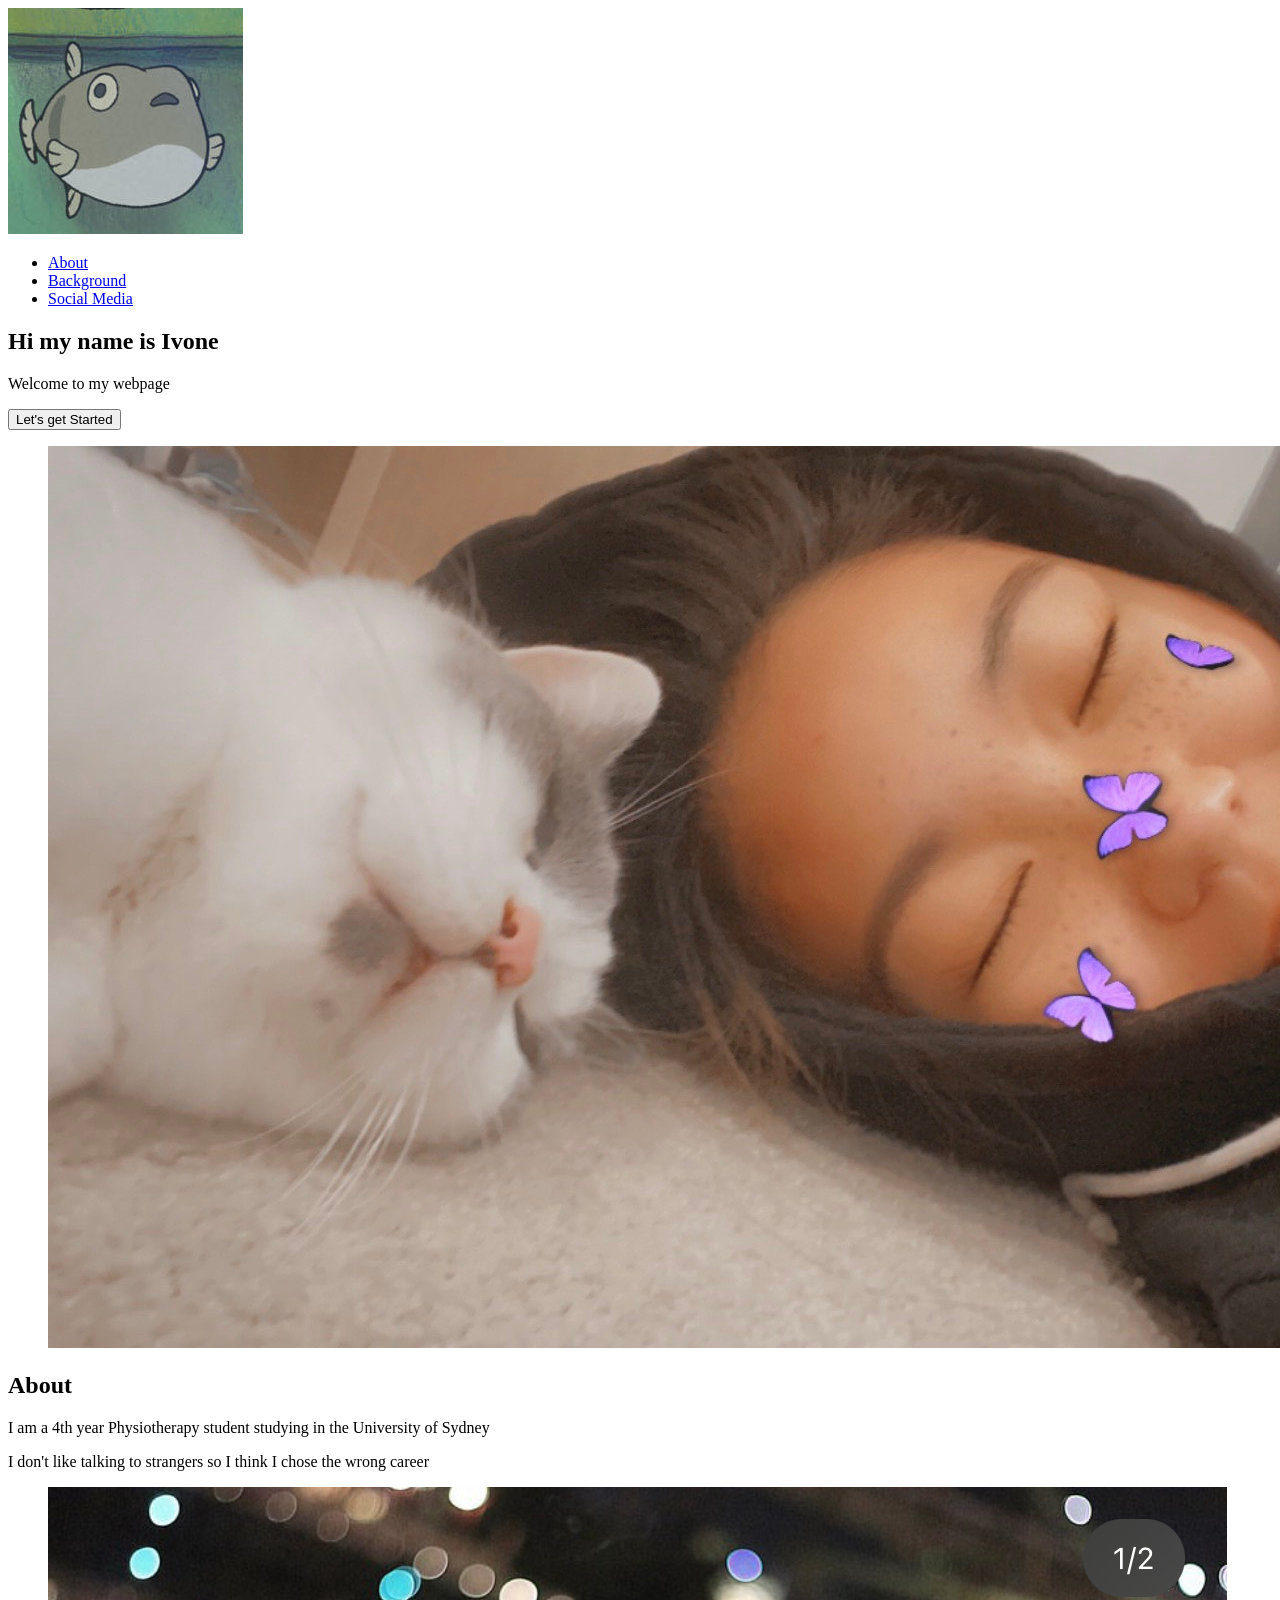
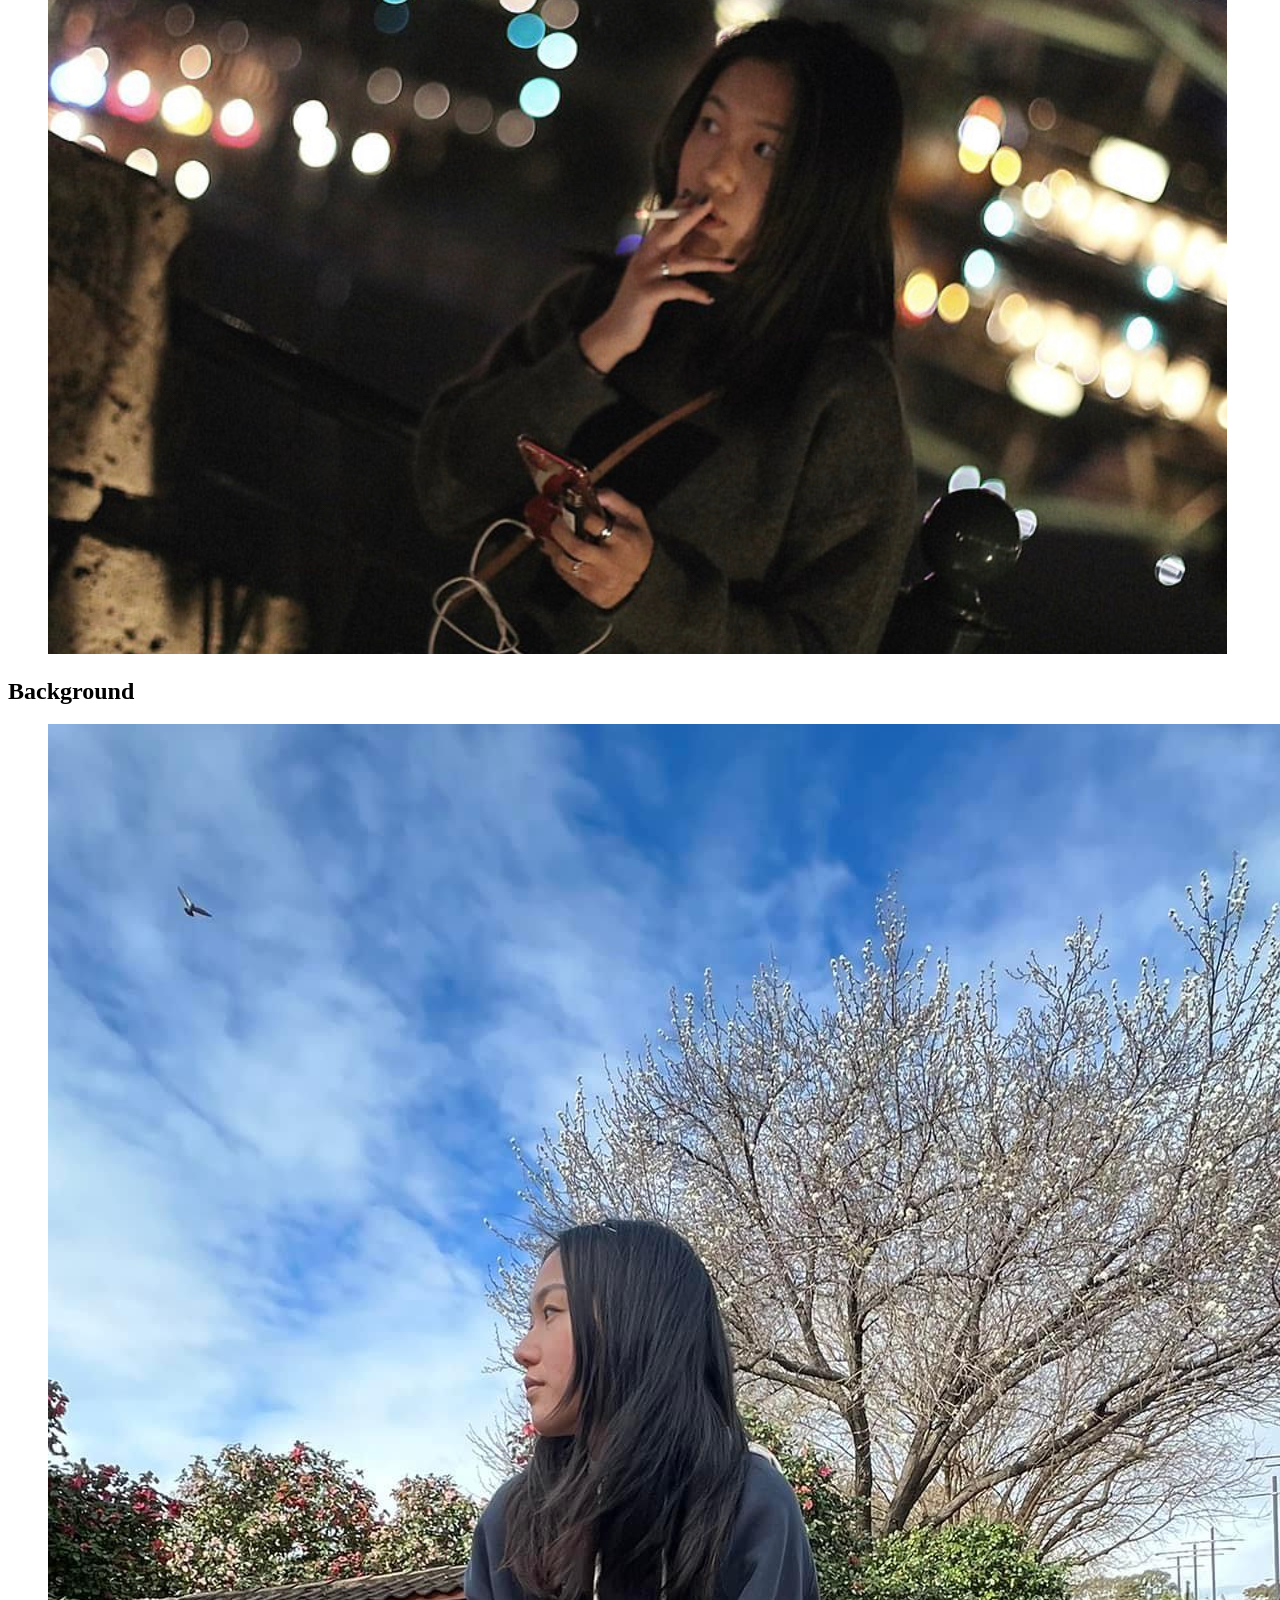
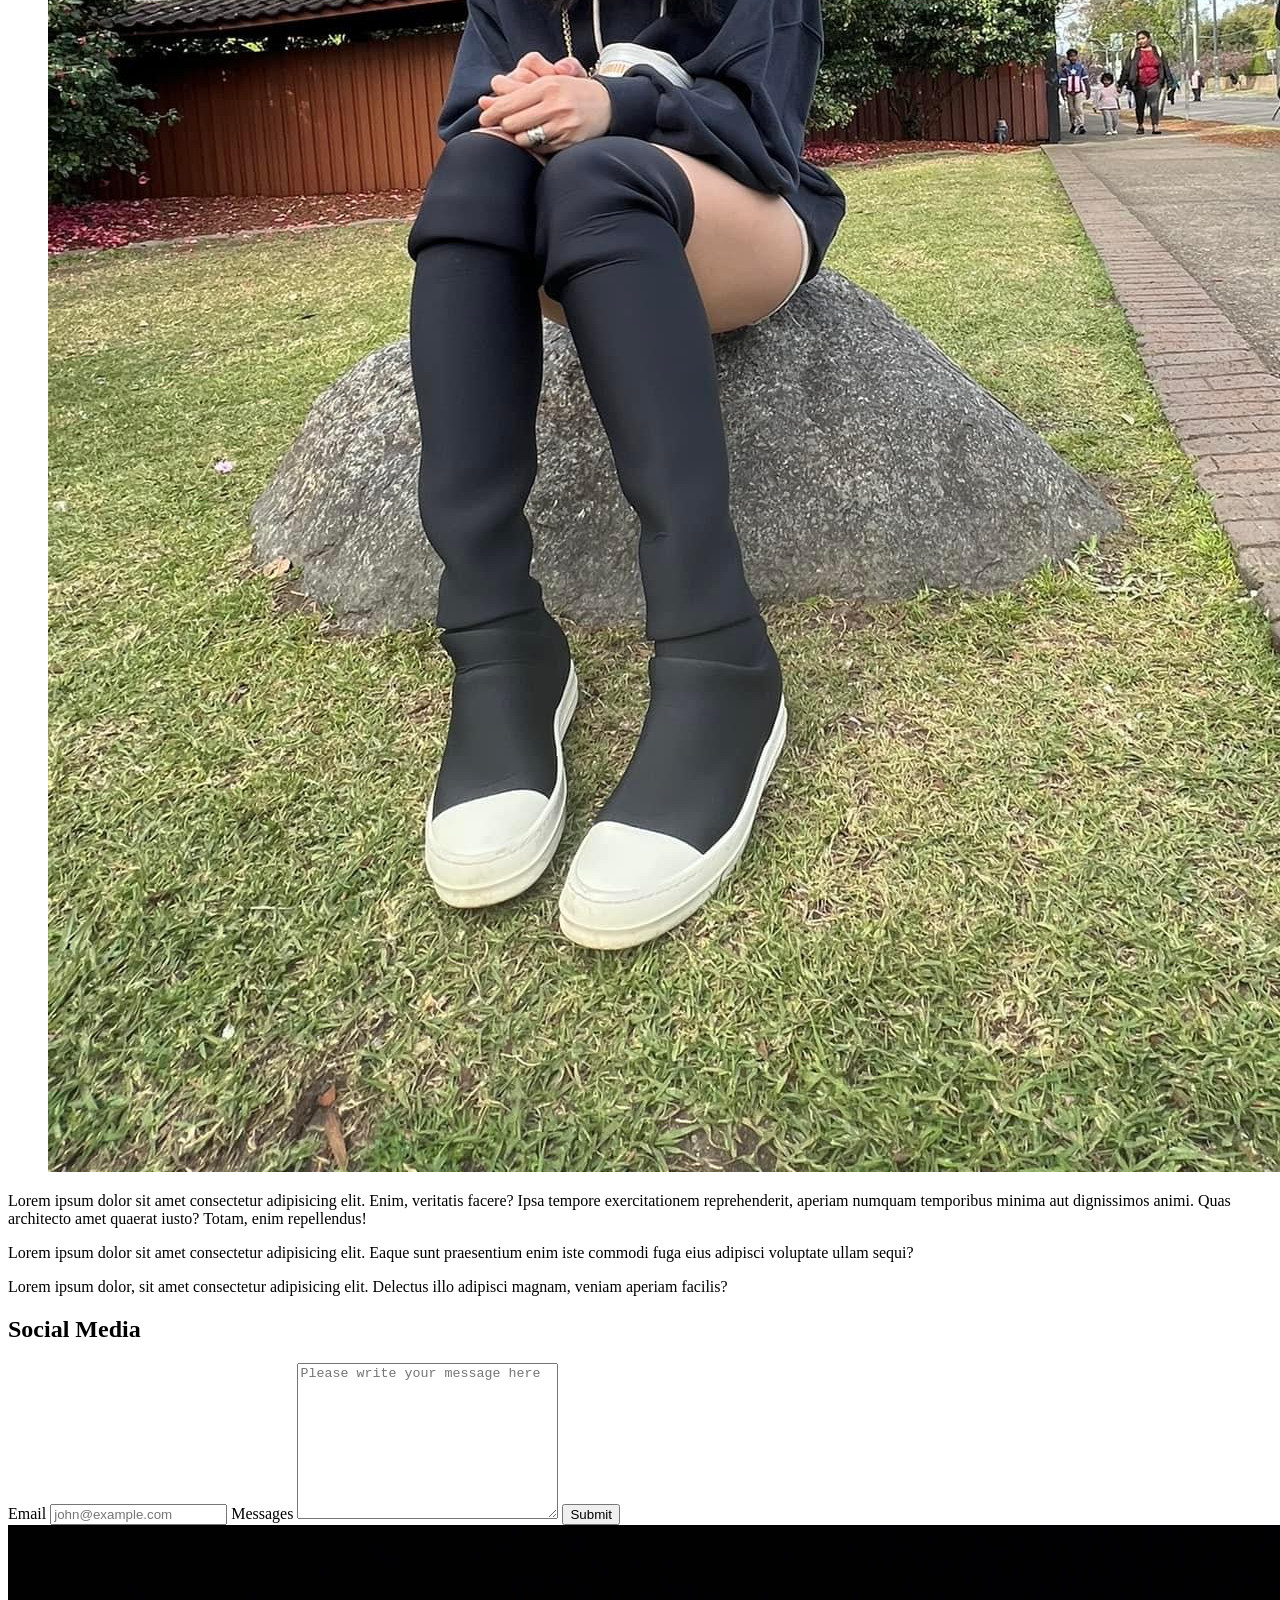
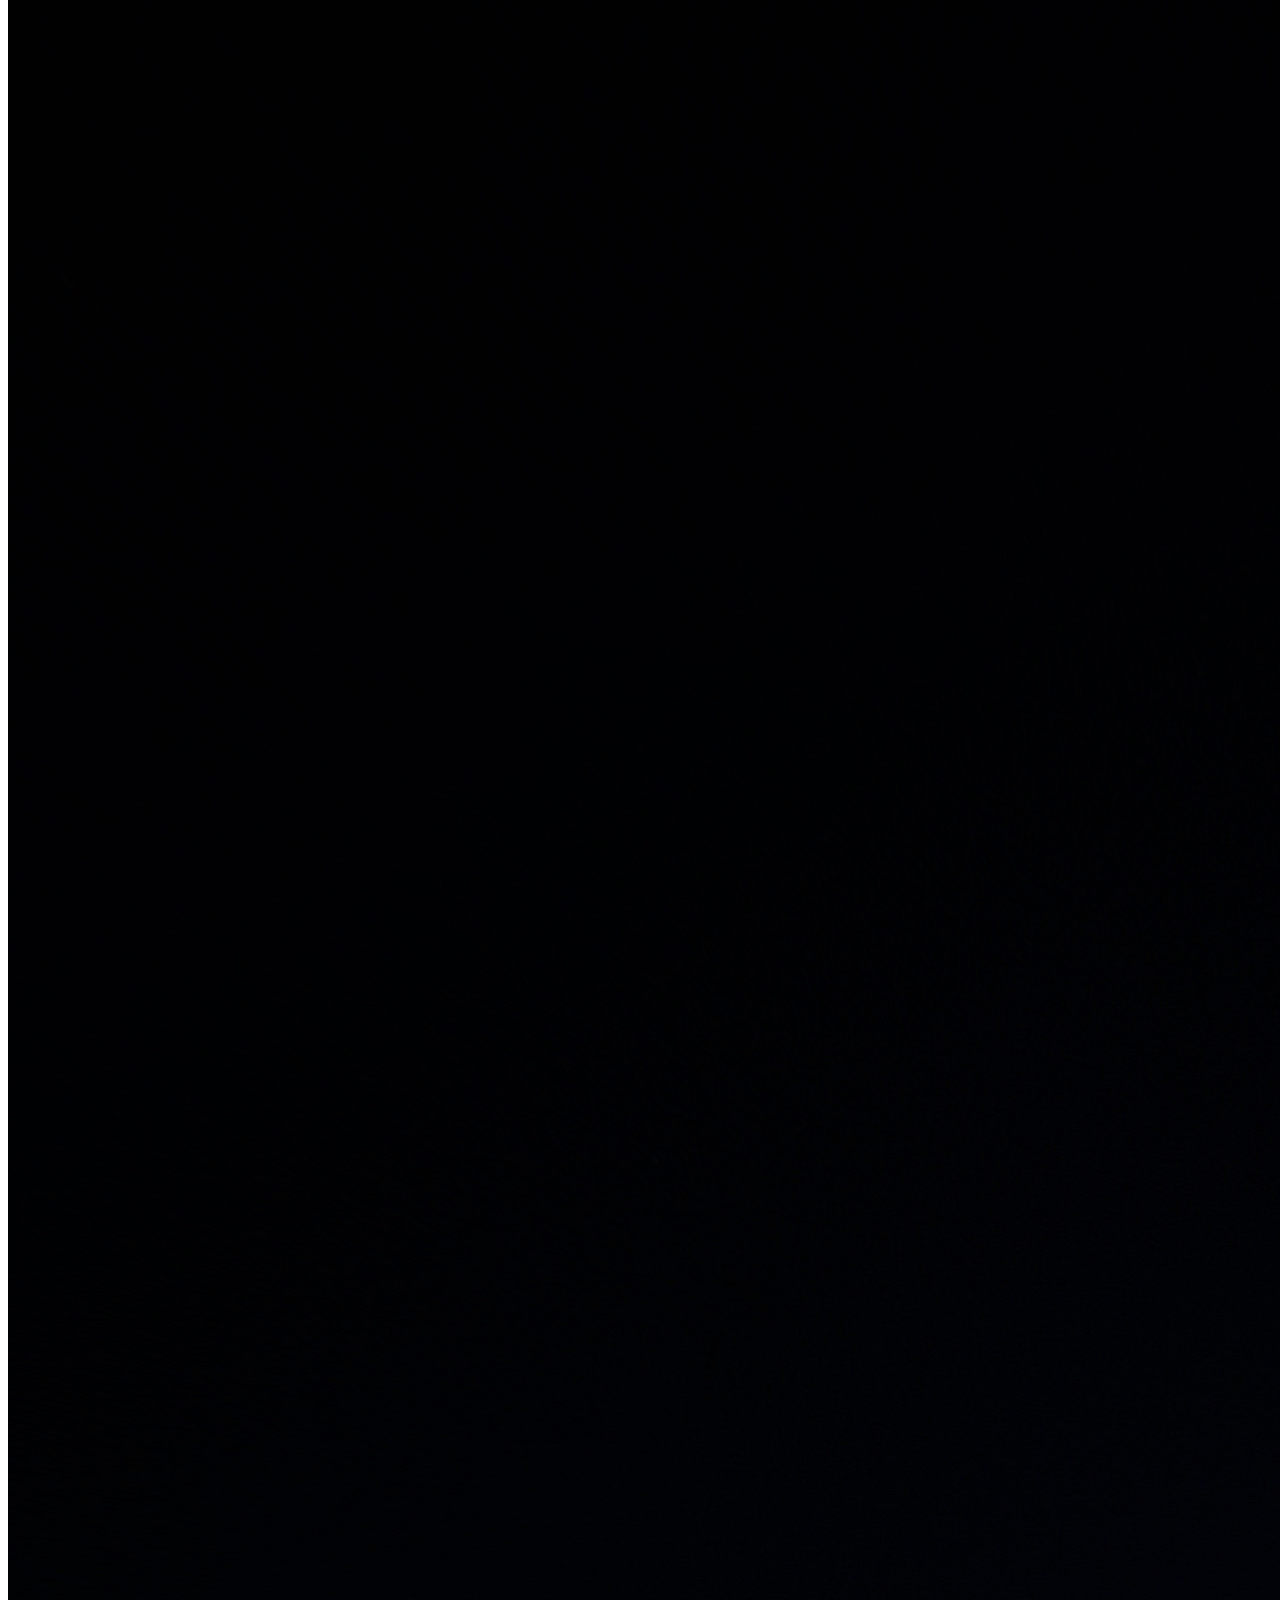
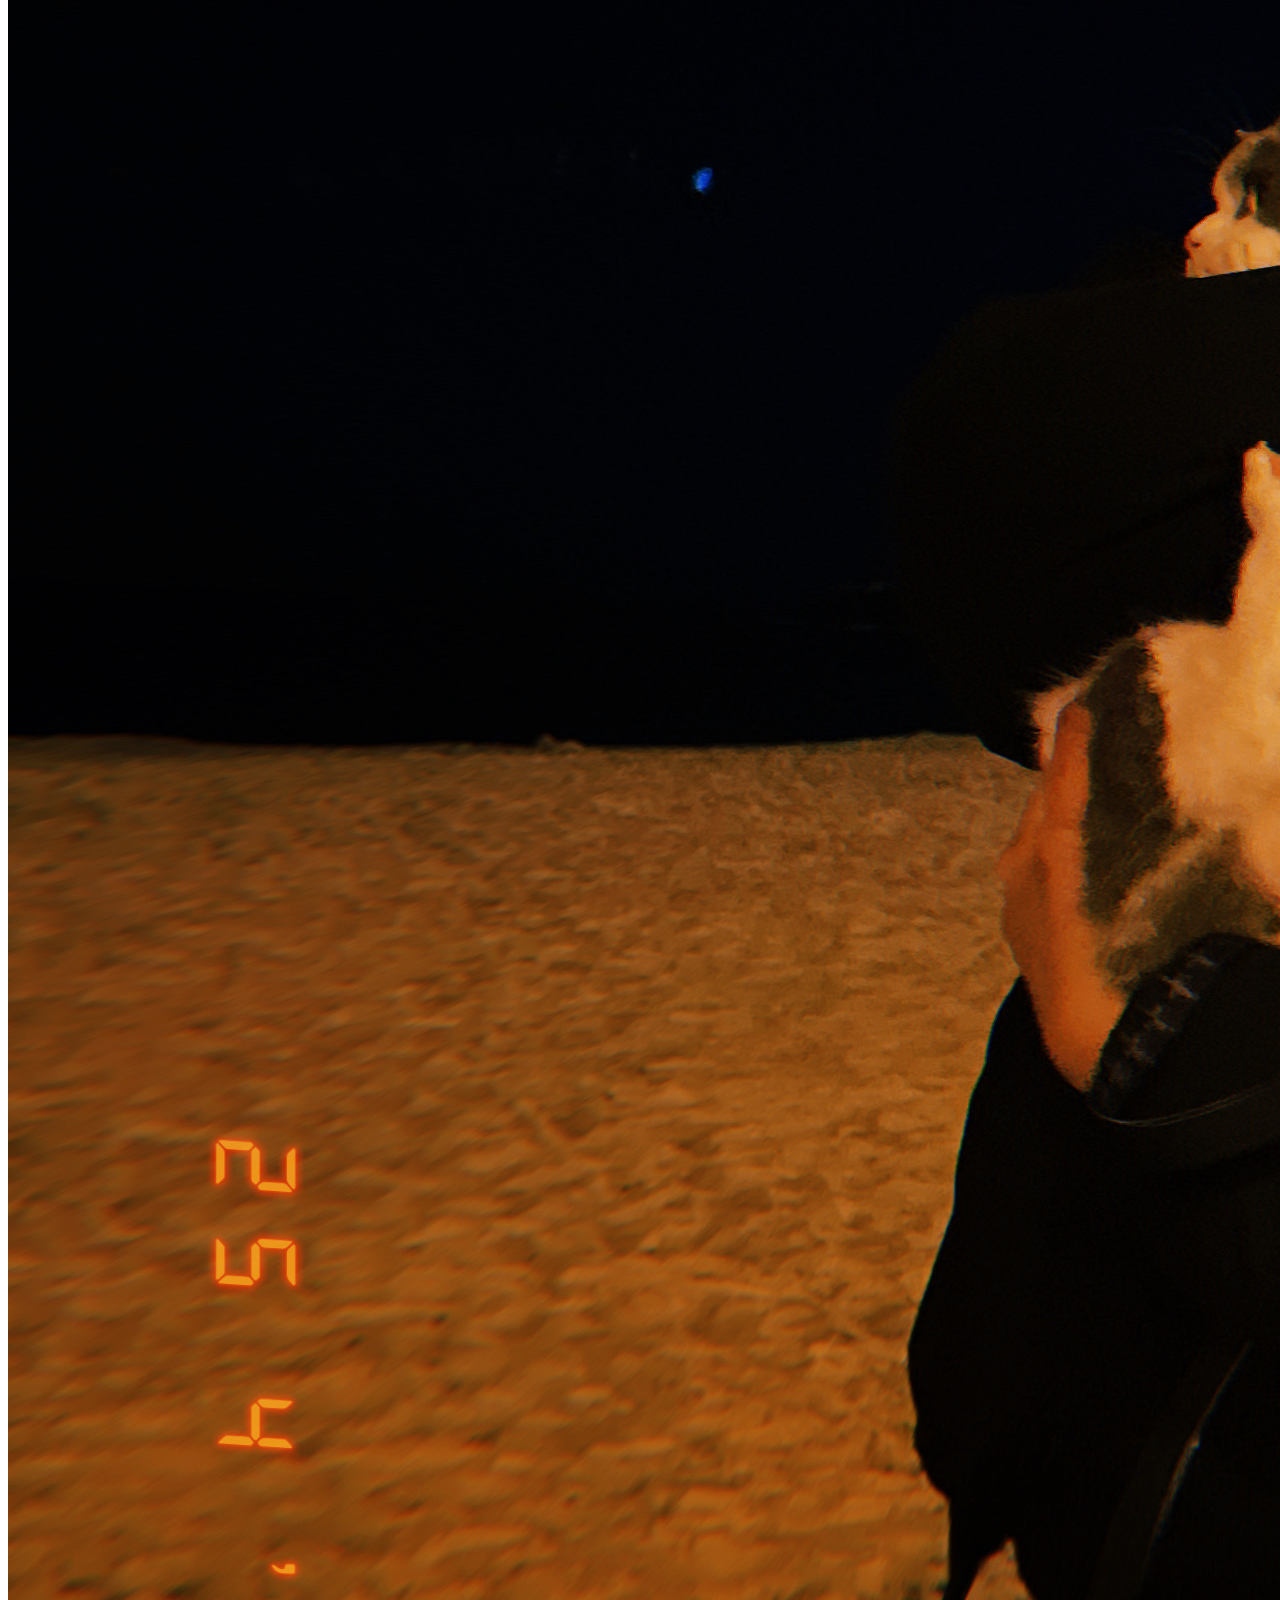
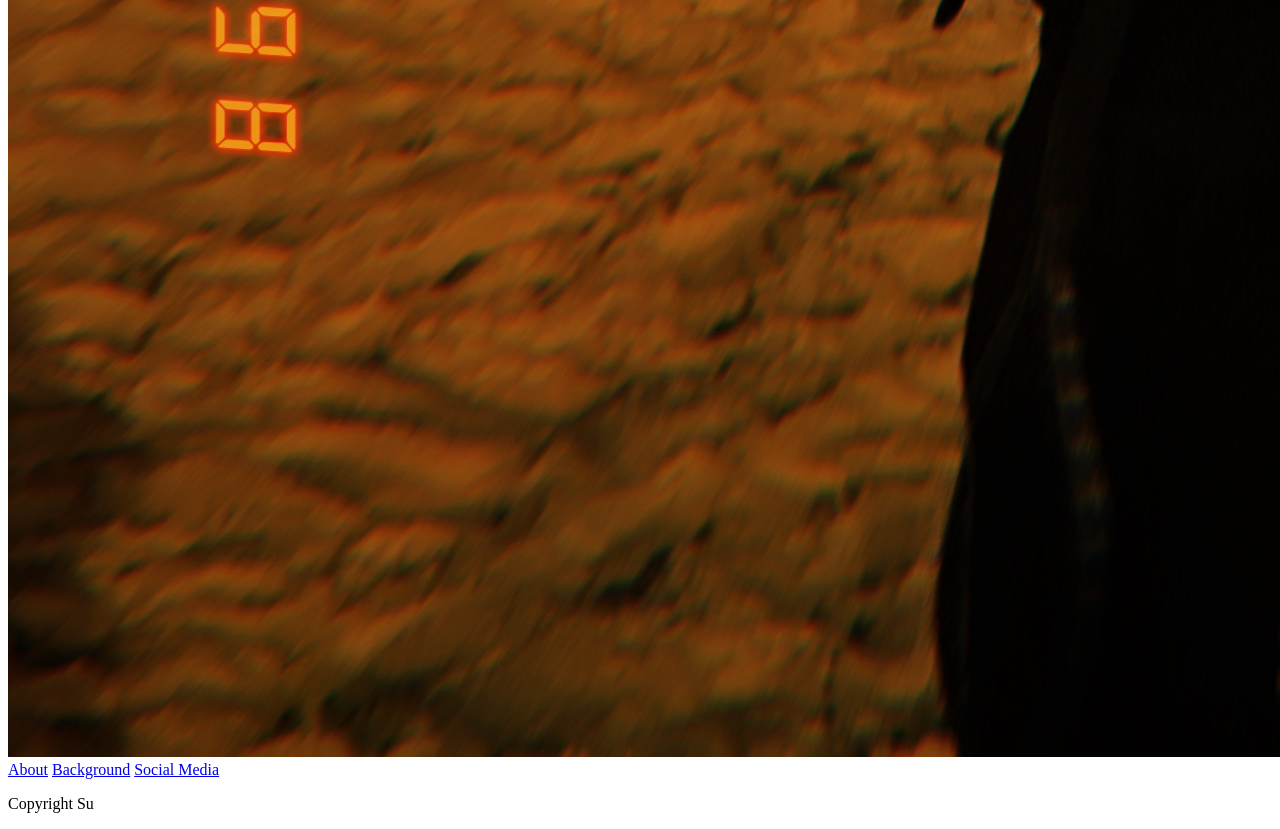
<file: index.html>
<!DOCTYPE html>
<html lang="en">
<head>
    <meta charset="UTF-8">
    <meta http-equiv="X-UA-Compatible" content="IE=edge">
    <meta name="viewport" content="width=device-width, initial-scale=1.0">
    <title>Document</title>
</head>
<body>
    <section>
        <nav>
            <img src="./assets/Screen Shot 2022-11-05 at 15.37.25.png" alt="">
            <ul>
                <li>
                    <a href="#about">About</a>
                </li>
                <li>
                    <a href="#background">Background</a>
                </li>
                <li>
                    <a href="#social media">Social Media</a>
                </li>
            </ul>
        </nav>
        <header>
            <div>
                <h1>Hi my name is Ivone</h1>
                <p>Welcome to my webpage</p>
                <button>Let's get Started</button>
            </div>
            <figure>
                <img src="./assets/IMG_7048.jpg" alt="image of cat and me">
            </figure>
        </header>
    </section>
    <main>
        <section id="about"> 
            <h2>About</h2>
            <div>
                <p>I am a 4th year Physiotherapy student studying in the University of Sydney</p>
                <p>I don't like talking to strangers so I think I chose the wrong career</p>
                <figure>
                    <img src="./assets/IMG_1162.jpg" alt="">
                </figure>
            </div>
        </section>
        <section id="background">
            <h2>Background</h2>
            <figure>
                <img src="./assets/IMG_0202.JPG" alt="">
            </figure>
            <p>Lorem ipsum dolor sit amet consectetur adipisicing elit. Enim, veritatis facere? Ipsa tempore exercitationem reprehenderit, aperiam numquam temporibus minima aut dignissimos animi. Quas architecto amet quaerat iusto? Totam, enim repellendus!</p>
            <p>Lorem ipsum dolor sit amet consectetur adipisicing elit. Eaque sunt praesentium enim iste commodi fuga eius adipisci voluptate ullam sequi?</p>
            <p>Lorem ipsum dolor, sit amet consectetur adipisicing elit. Delectus illo adipisci magnam, veniam aperiam facilis?</p>
        </section>
        <section id="social media">
            <h2>Social Media</h2>
            <form action="">
                <label for="">Email</label>
                <input type="text" placeholder="john@example.com">
                <label for="">Messages</label>
                <textarea name="" id="" cols="30" rows="10" placeholder="Please write your message here"></textarea>
                <button>Submit</button>
            </form>
        </section>
    </main>
    <footer>
        <img src="./assets/2021-04-25 00:25:16.634.JPG" alt="">
        <div>
            <a href="#about">About</a>
            <a href="#background">Background</a>
            <a href="#social media">Social Media</a>
        </div>
        <p>Copyright Su</p>
    </footer>
</body>
</html>
</file>
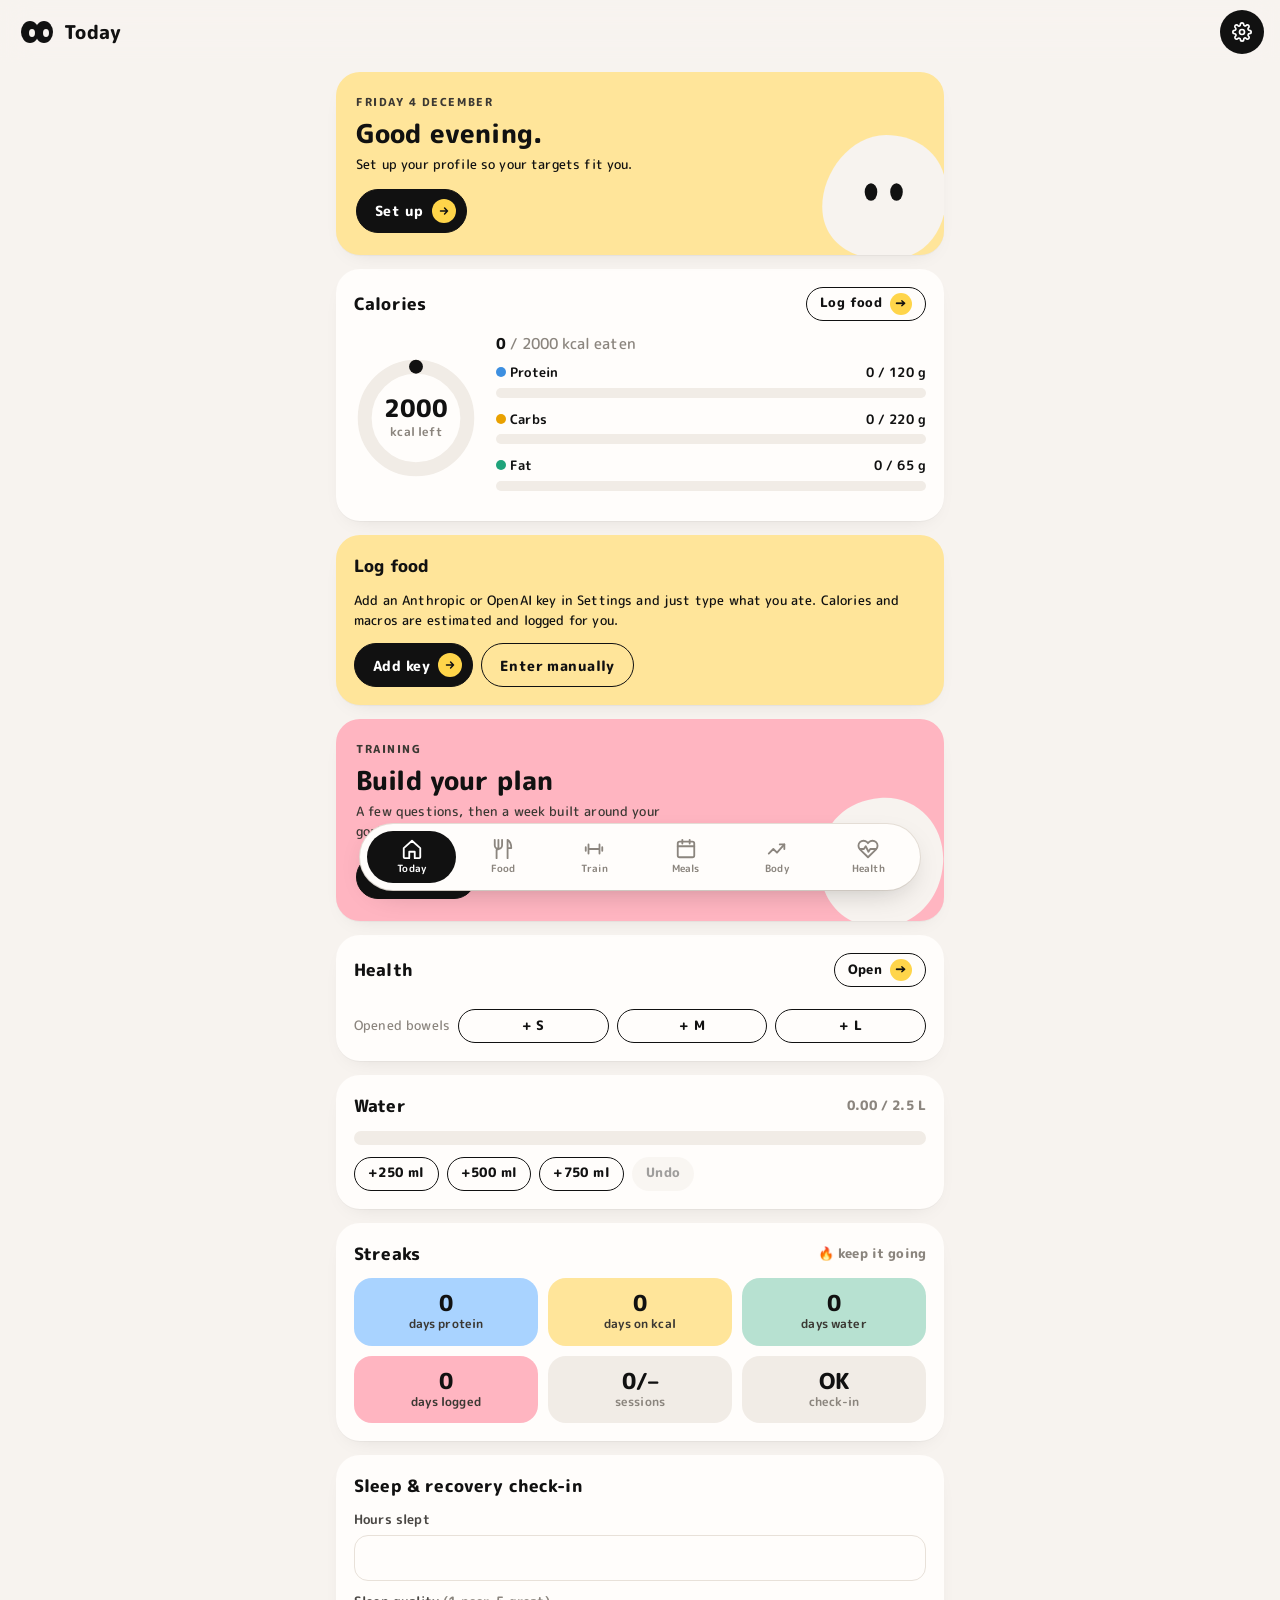
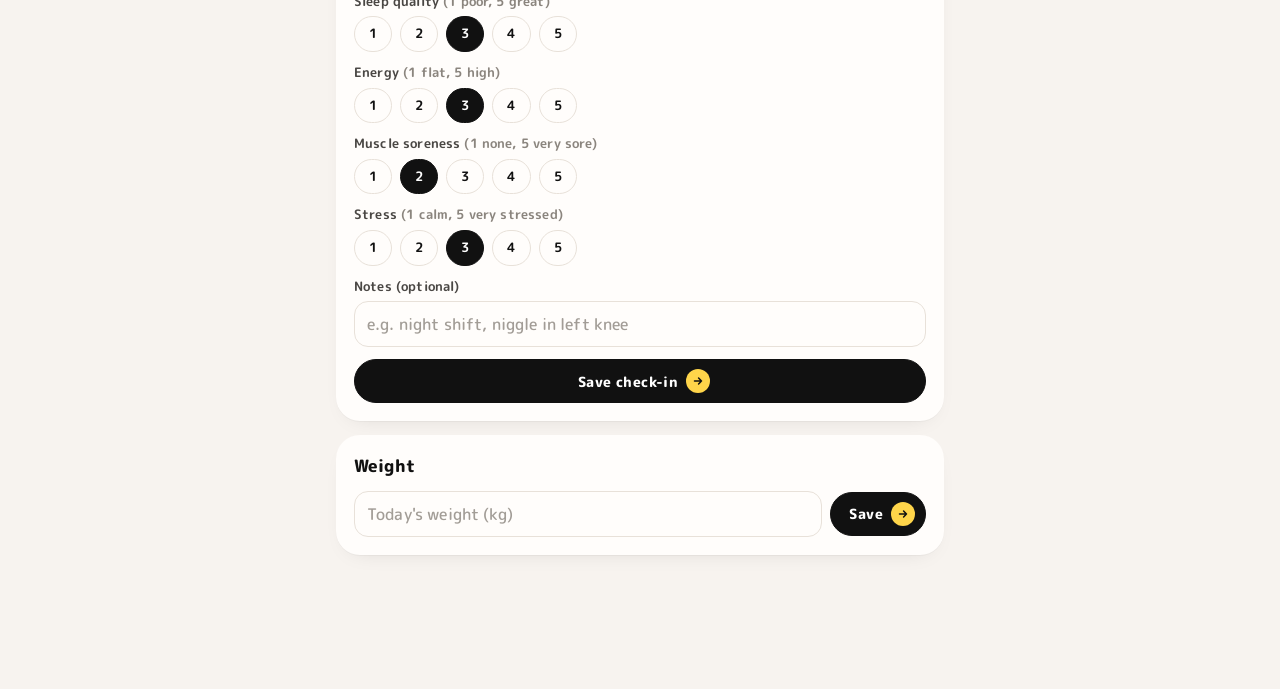
<file: fitness/index.html>
<!doctype html>
<html lang="en-AU">
<head>
<meta charset="utf-8">
<meta name="viewport" content="width=device-width, initial-scale=1, viewport-fit=cover">
<title>Fit Log</title>
<meta name="theme-color" content="#f7f3ef">
<meta name="apple-mobile-web-app-capable" content="yes">
<meta name="mobile-web-app-capable" content="yes">
<meta name="apple-mobile-web-app-status-bar-style" content="default">
<meta name="apple-mobile-web-app-title" content="Fit Log">
<link rel="manifest" href="manifest.webmanifest">
<link rel="icon" href="icons/icon.svg" type="image/svg+xml">
<link rel="apple-touch-icon" href="icons/apple-touch-icon.png">
<link rel="preconnect" href="https://fonts.googleapis.com">
<link rel="preconnect" href="https://fonts.gstatic.com" crossorigin>
<link rel="stylesheet" href="https://fonts.googleapis.com/css2?family=M+PLUS+Rounded+1c:wght@500;700;800&display=swap">
<link rel="stylesheet" href="styles.css">
</head>
<body>
<header class="topbar">
  <div class="brand"><svg class="eyes" viewBox="0 0 34 24" aria-hidden="true"><ellipse cx="10" cy="12" rx="9" ry="11" fill="var(--ink)" stroke="none"/><ellipse cx="24" cy="12" rx="9" ry="11" fill="var(--ink)" stroke="none"/><ellipse cx="12" cy="13" rx="3" ry="4" fill="var(--bg)" stroke="none"/><ellipse cx="26" cy="13" rx="3" ry="4" fill="var(--bg)" stroke="none"/></svg><h1 id="title">Today</h1></div>
  <button class="icon-btn" data-act="go" data-arg="settings" aria-label="Settings">
    <svg viewBox="0 0 24 24"><circle cx="12" cy="12" r="3"/><path d="M19.4 15a1.7 1.7 0 0 0 .3 1.8l.1.1a2 2 0 1 1-2.8 2.8l-.1-.1a1.7 1.7 0 0 0-1.8-.3 1.7 1.7 0 0 0-1 1.5V21a2 2 0 1 1-4 0v-.1a1.7 1.7 0 0 0-1.1-1.5 1.7 1.7 0 0 0-1.8.3l-.1.1a2 2 0 1 1-2.8-2.8l.1-.1a1.7 1.7 0 0 0 .3-1.8 1.7 1.7 0 0 0-1.5-1H3a2 2 0 1 1 0-4h.1a1.7 1.7 0 0 0 1.5-1.1 1.7 1.7 0 0 0-.3-1.8l-.1-.1a2 2 0 1 1 2.8-2.8l.1.1a1.7 1.7 0 0 0 1.8.3H9a1.7 1.7 0 0 0 1-1.5V3a2 2 0 1 1 4 0v.1a1.7 1.7 0 0 0 1 1.5 1.7 1.7 0 0 0 1.8-.3l.1-.1a2 2 0 1 1 2.8 2.8l-.1.1a1.7 1.7 0 0 0-.3 1.8V9a1.7 1.7 0 0 0 1.5 1H21a2 2 0 1 1 0 4h-.1a1.7 1.7 0 0 0-1.5 1z"/></svg>
  </button>
</header>
<main id="view"></main>
<div id="timer" class="timer" hidden></div>
<nav class="tabbar">
  <button data-act="go" data-arg="today"><svg viewBox="0 0 24 24"><path d="M3 11l9-8 9 8v10a1 1 0 0 1-1 1h-5v-7H9v7H4a1 1 0 0 1-1-1z"/></svg><span>Today</span></button>
  <button data-act="go" data-arg="food"><svg viewBox="0 0 24 24"><path d="M7 2v9a2 2 0 0 1-2 2v9M3 2v6a4 4 0 0 0 4 4M11 2v6a4 4 0 0 1-4 4M17 22V2c2.8 1.5 4 4.5 4 9h-4"/></svg><span>Food</span></button>
  <button data-act="go" data-arg="train"><svg viewBox="0 0 24 24"><path d="M6 7v10M18 7v10M3 10v4M21 10v4M6 12h12"/></svg><span>Train</span></button>
  <button data-act="go" data-arg="meals"><svg viewBox="0 0 24 24"><rect x="3" y="4" width="18" height="17" rx="2"/><path d="M3 9h18M8 2v4M16 2v4"/></svg><span>Meals</span></button>
  <button data-act="go" data-arg="body"><svg viewBox="0 0 24 24"><path d="M3 17l5-5 4 4 8-9"/><path d="M15 7h5v5"/></svg><span>Body</span></button>
  <button data-act="go" data-arg="health"><svg viewBox="0 0 24 24"><path d="M20.8 4.6a5.5 5.5 0 0 0-7.8 0L12 5.7l-1-1.1a5.5 5.5 0 0 0-7.8 7.8L12 21l8.8-8.6a5.5 5.5 0 0 0 0-7.8z"/><path d="M3.5 12h4l2-3 3 6 2-3h6"/></svg><span>Health</span></button>
</nav>
<div id="modal" class="modal" hidden><div class="sheet" id="sheet"></div></div>
<div id="toast" class="toast" hidden></div>
<script src="js/core.js"></script>
<script src="js/ai.js"></script>
<script src="js/today.js"></script>
<script src="js/food.js"></script>
<script src="js/train.js"></script>
<script src="js/week.js"></script>
<script src="js/meals.js"></script>
<script src="js/body.js"></script>
<script src="js/health.js"></script>
<script src="js/settings.js"></script>
<script src="js/main.js"></script>
</body>
</html>
</file>
<file: fitness/styles.css>
/* Fit Log: cream + ink + pastel blobs */
:root {
  color-scheme: light;
  --bg: #f7f3ef;
  --surface: #fffdfb;
  --surface-2: #f1ece6;
  --border: #e8e1d9;
  --text: #111111;
  --text-2: #4a4744;
  --muted: #8b857e;
  --ink: #111111;
  --ink-text: #ffffff;
  --accent: #111111;       /* primary actions are ink */
  --accent-ink: #ffffff;
  --line: #111111;         /* chart lines */
  --yellow: #ffe59a;
  --pink: #ffb5c1;
  --mint: #b7e1d1;
  --blue: #a9d3ff;
  --cream: #f7f3ef;
  --arrow: #ffd54a;
  --protein: #3d8fe0;
  --carbs: #e9a100;
  --fat: #1fa37a;
  --good: #1f8f64;
  --warn: #b26b00;
  --bad: #d2455b;
  --shadow: 0 1px 0 rgba(17,17,17,.03), 0 8px 24px -16px rgba(17,17,17,.18);
  --r: 24px;
  --font: "M PLUS Rounded 1c", "Nunito", ui-rounded, "SF Pro Rounded", -apple-system, system-ui, sans-serif;
}
:root[data-theme="dark"] {
  color-scheme: dark;
  --bg: #161514;
  --surface: #211f1d;
  --surface-2: #2c2a27;
  --border: #36332f;
  --text: #fbf8f4;
  --text-2: #d3cdc5;
  --muted: #968f86;
  --ink: #fbf8f4;
  --ink-text: #111111;
  --accent: #fbf8f4;
  --accent-ink: #111111;
  --line: #fbf8f4;
  --protein: #3987e5;
  --carbs: #c98500;
  --fat: #199e70;
  --good: #4fc28f;
  --warn: #e0a030;
  --bad: #ef7b8c;
  --shadow: none;
}
@media (prefers-color-scheme: dark) {
  :root[data-theme="system"] {
    color-scheme: dark;
    --bg: #161514; --surface: #211f1d; --surface-2: #2c2a27; --border: #36332f;
    --text: #fbf8f4; --text-2: #d3cdc5; --muted: #968f86;
    --ink: #fbf8f4; --ink-text: #111111; --accent: #fbf8f4; --accent-ink: #111111; --line: #fbf8f4;
    --protein: #3987e5; --carbs: #c98500; --fat: #199e70;
    --good: #4fc28f; --warn: #e0a030; --bad: #ef7b8c; --shadow: none;
  }
}

* { box-sizing: border-box; -webkit-tap-highlight-color: transparent; }
html, body { margin: 0; }
body {
  background: var(--bg);
  color: var(--text);
  font: 500 15px/1.5 var(--font);
  letter-spacing: .01em;
  padding-top: calc(64px + env(safe-area-inset-top));
  padding-bottom: calc(96px + env(safe-area-inset-bottom));
  overscroll-behavior-y: contain;
  -webkit-font-smoothing: antialiased;
}
button, input, select, textarea { font: inherit; color: inherit; letter-spacing: inherit; }
svg { stroke: currentColor; fill: none; stroke-width: 2; stroke-linecap: round; stroke-linejoin: round; }
b, strong { font-weight: 800; }

/* ---------- top bar ---------- */
.topbar {
  position: fixed; inset: 0 0 auto 0; z-index: 10;
  height: calc(64px + env(safe-area-inset-top));
  padding: env(safe-area-inset-top) 16px 0 20px;
  display: flex; align-items: center; justify-content: space-between;
  background: color-mix(in srgb, var(--bg) 88%, transparent);
  backdrop-filter: blur(14px); -webkit-backdrop-filter: blur(14px);
}
.brand { display: flex; align-items: center; gap: 10px; }
.brand .eyes { width: 34px; height: 24px; flex: none; }
.topbar h1 { font-size: 19px; font-weight: 800; margin: 0; letter-spacing: .02em; }
.icon-btn {
  width: 44px; height: 44px; border-radius: 50%; border: 0; cursor: pointer;
  background: var(--ink); color: var(--ink-text); display: grid; place-items: center;
}
.icon-btn svg { width: 20px; height: 20px; }

/* ---------- floating tab bar ---------- */
.tabbar {
  position: fixed; z-index: 10; left: 12px; right: 12px; bottom: calc(10px + env(safe-area-inset-bottom));
  max-width: 560px; margin: 0 auto;
  display: grid; grid-template-columns: repeat(6, 1fr); gap: 2px;
  padding: 7px; border-radius: 999px;
  background: var(--surface); box-shadow: 0 10px 30px -12px rgba(17,17,17,.28), 0 0 0 1px var(--border);
}
.tabbar button {
  background: none; border: 0; display: flex; flex-direction: column; align-items: center; justify-content: center; gap: 1px;
  font-size: 10px; font-weight: 700; color: var(--muted); padding: 7px 0; min-width: 0; border-radius: 999px; cursor: pointer;
  transition: background .2s, color .2s;
}
.tabbar svg { width: 22px; height: 22px; }
.tabbar button.on { background: var(--ink); color: var(--ink-text); }

main { max-width: 640px; margin: 0 auto; padding: 8px 16px 24px; }
main.enter > * { animation: rise .35s ease both; }
main.enter > *:nth-child(2) { animation-delay: .03s; } main.enter > *:nth-child(3) { animation-delay: .06s; }
main.enter > *:nth-child(4) { animation-delay: .09s; } main.enter > *:nth-child(5) { animation-delay: .12s; }
@keyframes rise { from { opacity: 0; transform: translateY(8px); } to { opacity: 1; transform: none; } }
@media (prefers-reduced-motion: reduce) { main.enter > * { animation: none; } }

/* ---------- cards ---------- */
.card {
  background: var(--surface); border-radius: var(--r);
  padding: 18px; margin-bottom: 14px; box-shadow: var(--shadow);
}
.card h2 { font-size: 17px; font-weight: 800; margin: 0 0 12px; display: flex; align-items: center; justify-content: space-between; gap: 8px; }
.card h3 { font-size: 12px; font-weight: 800; letter-spacing: .1em; text-transform: uppercase; margin: 16px 0 6px; color: var(--text-2); }
.eyebrow { font-size: 11px; font-weight: 800; letter-spacing: .14em; text-transform: uppercase; color: var(--text-2); }
.card.yellow { background: var(--yellow); color: #111; }
.card.pink { background: var(--pink); color: #111; }
.card.mint { background: var(--mint); color: #111; }
.card.blue { background: var(--blue); color: #111; }
.card.yellow .muted, .card.pink .muted, .card.mint .muted, .card.blue .muted,
.card.yellow .eyebrow, .card.pink .eyebrow, .card.mint .eyebrow, .card.blue .eyebrow { color: #3b3833; }
.card.yellow .btn.primary, .card.pink .btn.primary, .card.mint .btn.primary, .card.blue .btn.primary { background: #111; border-color: #111; color: #fff; }
.muted { color: var(--muted); }
.small { font-size: 13px; }
.row { display: flex; align-items: center; gap: 8px; }
.row.between { justify-content: space-between; }
.row.wrap { flex-wrap: wrap; }
.grow { flex: 1; min-width: 0; }
.grid2 { display: grid; grid-template-columns: 1fr 1fr; gap: 10px; }
.grid3 { display: grid; grid-template-columns: repeat(3, 1fr); gap: 10px; }
.stack > * + * { margin-top: 8px; }
.num { font-variant-numeric: tabular-nums; }
.big { font-size: 32px; font-weight: 800; letter-spacing: -.01em; line-height: 1.1; }
hr { border: 0; border-top: 1px dashed var(--border); margin: 14px 0; }

/* hero */
.hero { position: relative; overflow: hidden; padding: 22px 20px; min-height: 150px; }
.hero h2 { display: block; font-size: 26px; line-height: 1.25; margin: 6px 0 6px; max-width: 62%; }
.hero p { margin: 0; max-width: 60%; font-size: 13px; }
.hero .blob { position: absolute; right: -14px; bottom: -18px; width: 150px; height: 150px; }
.blob { display: block; }
.blob .wob { animation: wob 6s ease-in-out infinite; transform-origin: 50% 55%; }
.blob .eye { animation: blink 5s infinite; transform-box: fill-box; transform-origin: center; }
@keyframes wob { 50% { transform: rotate(-4deg) scale(1.03, .98); } }
@keyframes blink { 0%, 94%, 100% { transform: scaleY(1); } 97% { transform: scaleY(.1); } }
@media (prefers-reduced-motion: reduce) { .blob .wob, .blob .eye { animation: none; } }

/* ---------- buttons ---------- */
.btn {
  display: inline-flex; align-items: center; justify-content: center; gap: 8px;
  border: 1.5px solid var(--ink); background: transparent; color: var(--text);
  border-radius: 999px; padding: 9px 18px; font-weight: 800; font-size: 14px; cursor: pointer;
  min-height: 44px; letter-spacing: .03em; transition: transform .12s;
}
.btn:active { transform: scale(.97); }
.btn.primary { background: var(--ink); border-color: var(--ink); color: var(--ink-text); }
.btn.primary:not(.sm)::after {
  content: ""; width: 24px; height: 24px; border-radius: 50%; flex: none; margin-right: -8px;
  background: var(--arrow) url("data:image/svg+xml,%3Csvg xmlns='http://www.w3.org/2000/svg' viewBox='0 0 24 24' fill='none' stroke='%23111' stroke-width='2.6' stroke-linecap='round' stroke-linejoin='round'%3E%3Cpath d='M6 12h12M13 7l5 5-5 5'/%3E%3C/svg%3E") center/14px no-repeat;
}
.btn.ghost { border-color: transparent; background: var(--surface-2); }
.btn.danger { color: var(--bad); border-color: currentColor; }
.btn.ghost.danger { border-color: transparent; }
.btn.sm { padding: 5px 13px; min-height: 34px; font-size: 12.5px; border-width: 1.5px; }
.btn.block { width: 100%; }
.btn:disabled { opacity: .4; }
.card.yellow .btn:not(.primary), .card.pink .btn:not(.primary), .card.mint .btn:not(.primary), .card.blue .btn:not(.primary) { border-color: #111; color: #111; }
.x { background: none; border: 0; color: var(--muted); padding: 4px 8px; font-size: 20px; line-height: 1; cursor: pointer; }
.arrow-dot { display: inline-grid; place-items: center; width: 22px; height: 22px; border-radius: 50%; background: var(--arrow); color: #111; font-size: 13px; font-weight: 800; flex: none; }

/* ---------- forms ---------- */
label.f { display: block; font-size: 12.5px; font-weight: 700; color: var(--text-2); margin-bottom: 12px; }
label.f > span { display: block; margin-bottom: 5px; }
input[type=text], input[type=number], input[type=date], input[type=password], select, textarea {
  width: 100%; background: var(--surface); border: 1.5px solid var(--border); border-radius: 14px;
  padding: 10px 12px; font-size: 16px; font-weight: 600; min-height: 46px; -webkit-appearance: none; appearance: none;
}
select {
  padding-right: 34px;
  background: var(--surface) url("data:image/svg+xml,%3Csvg xmlns='http://www.w3.org/2000/svg' viewBox='0 0 24 24' fill='none' stroke='%238b857e' stroke-width='2.4' stroke-linecap='round' stroke-linejoin='round'%3E%3Cpath d='M6 9l6 6 6-6'/%3E%3C/svg%3E") right 12px center/16px no-repeat;
}
textarea { min-height: 80px; resize: vertical; }
input:focus, select:focus, textarea:focus { outline: none; border-color: var(--ink); }
::placeholder { color: var(--muted); opacity: .8; font-weight: 500; }

/* ---------- chips / segmented ---------- */
.chips { display: flex; flex-wrap: wrap; gap: 8px; }
.chip {
  border: 1.5px solid var(--border); background: var(--surface); border-radius: 999px;
  padding: 7px 14px; font-size: 13px; font-weight: 700; cursor: pointer; color: var(--text);
  white-space: nowrap; flex: none; transition: background .15s, transform .12s;
}
.chip:active { transform: scale(.96); }
.chip.on { background: var(--ink); border-color: var(--ink); color: var(--ink-text); }
.chips > .chip:nth-child(4n+1).tint { background: var(--yellow); border-color: var(--yellow); color: #111; }
.chips > .chip:nth-child(4n+2).tint { background: var(--pink); border-color: var(--pink); color: #111; }
.chips > .chip:nth-child(4n+3).tint { background: var(--mint); border-color: var(--mint); color: #111; }
.chips > .chip:nth-child(4n+4).tint { background: var(--blue); border-color: var(--blue); color: #111; }
.scroller { flex-wrap: nowrap; overflow-x: auto; scrollbar-width: none; margin: 0 -16px; padding: 2px 16px 4px; }
.scroller::-webkit-scrollbar { display: none; }

.seg { display: flex; background: var(--surface); border-radius: 999px; padding: 5px; margin-bottom: 14px; box-shadow: var(--shadow); }
.seg button { flex: 1; border: 0; background: none; padding: 9px 2px; border-radius: 999px; font-weight: 800; font-size: 12.5px; white-space: nowrap; color: var(--muted); cursor: pointer; transition: background .2s, color .2s; }
.seg button.on { background: var(--ink); color: var(--ink-text); }

/* ---------- bars & macros ---------- */
.bar { height: 10px; border-radius: 999px; background: var(--surface-2); overflow: hidden; }
.bar > i { display: block; height: 100%; border-radius: 999px; transition: width .5s cubic-bezier(.2,.8,.2,1); }
.macro { margin-bottom: 12px; }
.macro .row { font-size: 13px; font-weight: 700; margin-bottom: 5px; }
.dot { display: inline-block; width: 10px; height: 10px; border-radius: 50%; }

.ring { display: flex; align-items: center; gap: 18px; }
.ring svg { width: 124px; height: 124px; flex: none; }
.ring .arc { transition: stroke-dasharray .6s cubic-bezier(.2,.8,.2,1); }

/* ---------- lists ---------- */
.list { list-style: none; margin: 0; padding: 0; }
.list li { display: flex; align-items: center; gap: 10px; padding: 11px 0; border-top: 1px dashed var(--border); }
.list li:first-child { border-top: 0; }
.list .meta { font-size: 12px; color: var(--muted); font-weight: 600; }
.bullet { width: 10px; height: 10px; border-radius: 50%; flex: none; background: var(--mint); }

.stat { background: var(--surface-2); border-radius: 18px; padding: 12px; }
.stat .v { font-size: 22px; font-weight: 800; line-height: 1.2; }
.stat .l { font-size: 11.5px; color: var(--muted); font-weight: 700; }
.stat.yellow { background: var(--yellow); } .stat.pink { background: var(--pink); }
.stat.mint { background: var(--mint); } .stat.blue { background: var(--blue); }
.stat.yellow, .stat.pink, .stat.mint, .stat.blue { color: #111; }
.stat.yellow .l, .stat.pink .l, .stat.mint .l, .stat.blue .l { color: #3b3833; }
.streak { text-align: center; }

.day-card.today { box-shadow: 0 0 0 2px var(--ink), var(--shadow); }
.tag { display: inline-block; font-size: 11px; font-weight: 800; padding: 3px 10px; border-radius: 999px; background: var(--surface-2); color: var(--text-2); letter-spacing: .04em; }
.tag.good { background: var(--mint); color: #0e3b2c; }
.tag.accent { background: var(--yellow); color: #111; }
.tag.warn { background: var(--pink); color: #4a1520; }
.tag.Breakfast { background: var(--yellow); color: #111; } .tag.Lunch { background: var(--mint); color: #111; }
.tag.Dinner { background: var(--blue); color: #111; } .tag.Snack { background: var(--pink); color: #111; }

/* workout logger */
.setrow { display: grid; grid-template-columns: 28px 1fr 1fr 46px; gap: 8px; align-items: center; margin-bottom: 8px; }
.setrow input { text-align: center; padding: 8px 4px; }
.setrow .n { color: var(--muted); font-size: 13px; font-weight: 800; text-align: center; }
.tick { width: 46px; height: 46px; border-radius: 50%; border: 1.5px solid var(--border); background: var(--surface); cursor: pointer; font-size: 18px; font-weight: 800; color: var(--muted); transition: transform .15s; }
.tick.on { background: var(--mint); border-color: var(--mint); color: #111; transform: scale(1.05); }

/* chat */
.chat { display: flex; flex-direction: column; gap: 10px; margin-bottom: 12px; }
.msg { max-width: 86%; padding: 11px 14px; border-radius: 20px; white-space: pre-wrap; word-wrap: break-word; font-weight: 600; }
.msg.user { align-self: flex-end; background: var(--ink); color: var(--ink-text); border-bottom-right-radius: 6px; }
.msg.assistant { align-self: flex-start; background: var(--surface); box-shadow: var(--shadow); border-bottom-left-radius: 6px; }
.msg.error { align-self: stretch; background: var(--pink); color: #4a1520; }
.bot { display: flex; gap: 8px; align-items: flex-end; }
.bot .blob { width: 34px; height: 34px; flex: none; }
.proposal { margin-top: 10px; border-top: 1px dashed var(--border); padding-top: 10px; }
.proposal .it { display: flex; gap: 8px; align-items: center; font-size: 13px; padding: 4px 0; }
.composer { position: sticky; bottom: calc(86px + env(safe-area-inset-bottom)); background: var(--bg); padding: 8px 0; }
.composer textarea { min-height: 46px; border-radius: 24px; padding: 11px 16px; }
.round-btn { width: 46px; height: 46px; border-radius: 50%; display: grid; place-items: center; flex: none; padding: 0; }

/* charts */
.chart { position: relative; }
.chart svg { width: 100%; height: auto; display: block; touch-action: pan-y; }
.chart .tip {
  position: absolute; pointer-events: none; background: var(--ink); color: var(--ink-text);
  border-radius: 12px; padding: 5px 10px; font-size: 12px; font-weight: 700; white-space: nowrap;
  transform: translate(-50%, -115%);
}
.legend { display: flex; gap: 14px; font-size: 12px; font-weight: 700; color: var(--text-2); margin-top: 8px; flex-wrap: wrap; }
.legend span { display: inline-flex; align-items: center; gap: 6px; }

/* photos */
.photos { display: grid; grid-template-columns: repeat(3, 1fr); gap: 8px; }
.photos figure { margin: 0; position: relative; aspect-ratio: 3/4; overflow: hidden; border-radius: 16px; background: var(--surface-2); }
.photos img { width: 100%; height: 100%; object-fit: cover; display: block; }
.photos figcaption { position: absolute; left: 6px; bottom: 6px; font-size: 10.5px; font-weight: 800; padding: 2px 8px; border-radius: 999px; background: var(--surface); color: var(--text); }
.compare { display: grid; grid-template-columns: 1fr 1fr; gap: 8px; }
.compare img { width: 100%; border-radius: 16px; }

details summary { cursor: pointer; font-weight: 800; font-size: 13px; margin-top: 8px; list-style: none; display: inline-flex; align-items: center; gap: 6px; }
details summary::-webkit-details-marker { display: none; }
details summary::after { content: "→"; display: inline-grid; place-items: center; width: 20px; height: 20px; border-radius: 50%; background: var(--arrow); color: #111; font-size: 11px; transition: transform .2s; }
details[open] summary::after { transform: rotate(90deg); }
details ul { padding-left: 18px; margin: 8px 0; font-size: 13px; }
details p { font-size: 13px; white-space: pre-wrap; }

.grocery li.done span.name { text-decoration: line-through; color: var(--muted); }
.check { width: 22px; height: 22px; accent-color: var(--ink); flex: none; }

.progress { height: 10px; background: var(--surface); border-radius: 999px; margin-bottom: 16px; overflow: hidden; box-shadow: var(--shadow); }
.progress i { display: block; height: 100%; background: var(--yellow); border-radius: 999px; transition: width .3s; }

/* modal sheet */
.modal { position: fixed; inset: 0; z-index: 30; background: rgba(17,17,17,.35); display: flex; align-items: flex-end; justify-content: center; animation: fade .2s ease; }
.sheet {
  background: var(--bg); width: 100%; max-width: 640px; max-height: 88vh; overflow-y: auto;
  border-radius: 28px 28px 0 0; padding: 10px 18px calc(18px + env(safe-area-inset-bottom));
  animation: up .28s cubic-bezier(.2,.8,.2,1);
}
.sheet::before { content: ""; display: block; width: 40px; height: 5px; border-radius: 3px; background: var(--border); margin: 0 auto 12px; }
.sheet h2 { margin: 0 0 14px; font-size: 19px; font-weight: 800; display: flex; justify-content: space-between; align-items: center; }
@keyframes up { from { transform: translateY(40px); opacity: .6; } to { transform: none; opacity: 1; } }
@keyframes fade { from { opacity: 0; } }

.toast {
  position: fixed; left: 50%; transform: translateX(-50%); z-index: 40;
  top: calc(70px + env(safe-area-inset-top)); background: var(--ink); color: var(--ink-text);
  padding: 11px 18px; border-radius: 999px; font-size: 14px; font-weight: 700; max-width: calc(100% - 32px); text-align: center;
  animation: fade .2s ease;
}
.timer {
  position: fixed; left: 16px; right: 16px; z-index: 20; bottom: calc(92px + env(safe-area-inset-bottom));
  max-width: 560px; margin: 0 auto; background: var(--yellow); color: #111;
  border-radius: 999px; padding: 8px 8px 8px 20px; display: flex; align-items: center; justify-content: space-between; font-weight: 800;
  box-shadow: 0 10px 30px -12px rgba(17,17,17,.35);
}
.timer[hidden], .modal[hidden], .toast[hidden] { display: none; }
.timer button { background: #111; border: 0; color: #fff; border-radius: 999px; padding: 8px 14px; font-weight: 800; }

.spinner { width: 18px; height: 18px; border: 2.5px solid currentColor; border-right-color: transparent; border-radius: 50%; animation: spin .8s linear infinite; display: inline-block; }
@keyframes spin { to { transform: rotate(360deg); } }
.empty { text-align: center; padding: 20px 8px 28px; color: var(--muted); font-weight: 700; }
.empty .blob { width: 96px; height: 96px; margin: 0 auto 8px; }
table.t { width: 100%; border-collapse: collapse; font-size: 13px; }
table.t th, table.t td { text-align: right; padding: 7px 4px; border-top: 1px dashed var(--border); }
table.t th:first-child, table.t td:first-child { text-align: left; }
table.t th { color: var(--muted); font-weight: 800; border-top: 0; font-size: 11px; letter-spacing: .08em; text-transform: uppercase; }
.msg .proposal { white-space: normal; }
</file>
